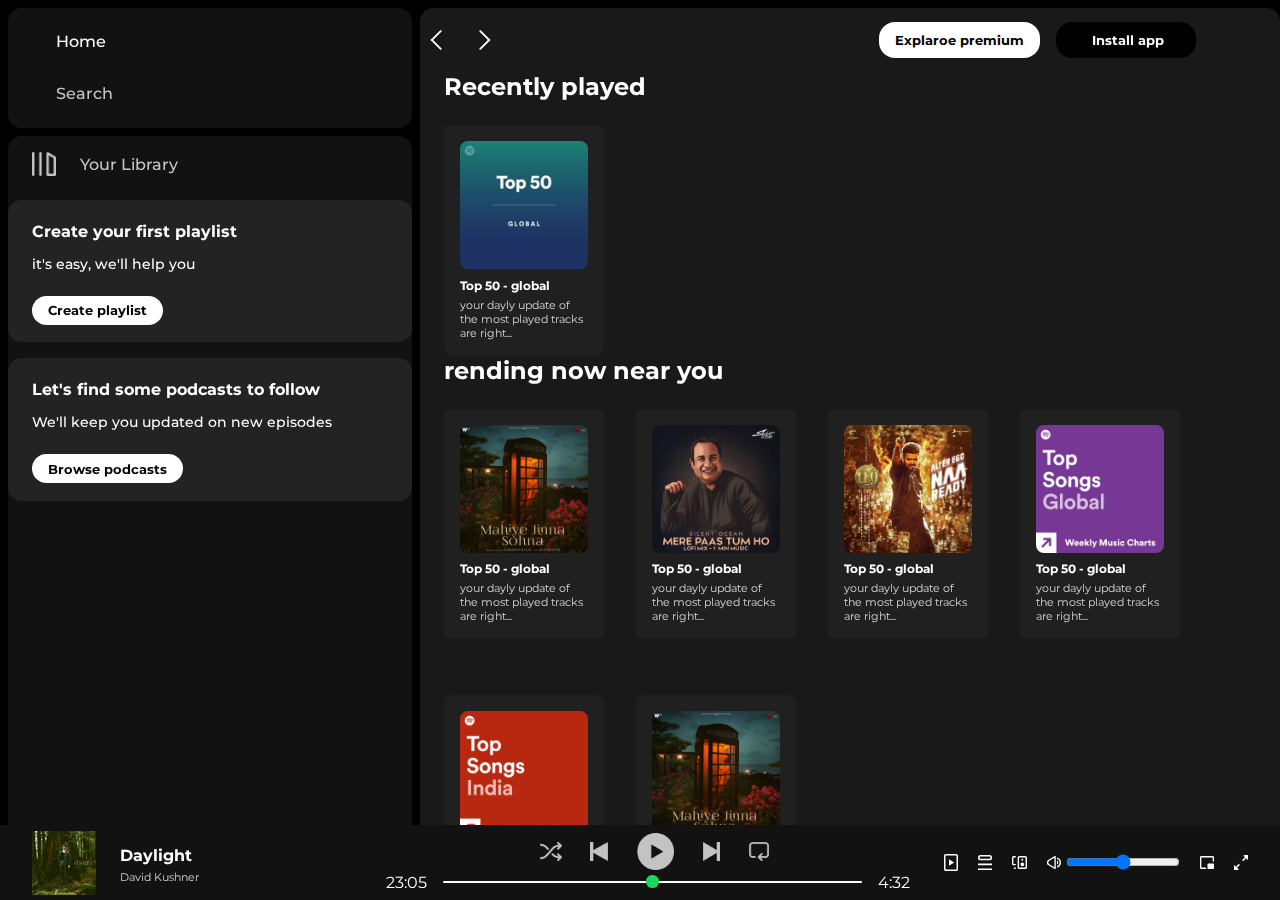
<file: apna college spotify project/index.html>
<!DOCTYPE html>
<html lang="en">

<head>
    <meta charset="UTF-8">
    <meta name="viewport" content="width=device-width, initial-scale=1.0">
    <title>Spotify</title>
    <link rel="icon" href="assets/logo.png">
    <link rel="stylesheet" href="style.css">
    <link rel="stylesheet" href="https://cdnjs.cloudflare.com/ajax/libs/font-awesome/6.5.1/css/all.min.css"
        integrity="sha512-DTOQO9RWCH3ppGqcWaEA1BIZOC6xxalwEsw9c2QQeAIftl+Vegovlnee1c9QX4TctnWMn13TZye+giMm8e2LwA=="
        crossorigin="anonymous" referrerpolicy="no-referrer" />
    <link rel="preconnect" href="https://fonts.googleapis.com">
    <link rel="preconnect" href="https://fonts.gstatic.com" crossorigin>
    <link href="https://fonts.googleapis.com/css2?family=Montserrat:ital,wght@0,100..900;1,100..900&display=swap"
        rel="stylesheet">

</head>

<body>
    <div class="main">
        <div class="slidebar">
            <!-- NAV MENU -->
            <div class="naveoptions">
                <div class="home navflex">
                    <i class="fa-solid fa-house"> </i>
                    <a href="">Home</a>
                </div>
                <div class="search opacity navflex">
                    <i class="fa-solid fa-magnifying-glass"></i>
                    <a href="">Search</a>
                </div>
            </div>
            <!-- LIBRARY -->
            <div class="slidebarlibrary">
                <div class="library ">
                    <div class=" icon opacity navflex">
                        <img src="assets/library_icon.png" alt="">
                        <a href="">Your Library</a>
                    </div>
                    <div class="arrows opacity">
                        <i class="fa-solid fa-plus"></i>
                        <i class="fa-solid fa-arrow-right"></i>
                    </div>
                </div>
                <!-- library boxes -->
                <div class="boxes">
                    <p class="p1">Create your first playlist</p>
                    <p class="p2">it's easy, we'll help you</p>
                    <button class="btn">
                        <a href=""> Create playlist</a>
                    </button>
                </div>
                <div class="boxes">
                    <p class="p1">Let's find some podcasts to follow</p>
                    <p class="p2">We'll keep you updated on new episodes</p>
                    <button class="btn">
                        <a href=""> Browse podcasts</a>
                    </button>
                </div>
            </div>

        </div>
        <!-- CONTENT MAIN -->
        <div class="content">
            <div class="header">
                <div class="headerarrows">
                    <img src="assets/backward_icon.png" alt="">
                    <img src="assets/forward_icon.png" alt="">
                </div>
                <div class="headerbtn">
                    <button class="btn mar"><a href="">Explaroe premium</a></button>
                    <button class="btn mar"><i class="fa-regular fa-circle-down" style="padding-left: 0.25rem;"></i><a
                            href="">Install app</a></button>
                    <i class="fa-solid fa-user mar"></i>
                </div>
            </div>
            <!-- content cards -->

            <div class="card-container">
                <div class="cardbox">
                    <h2>Recently played</h2>
                    <div class="cards">

                        <div class="card">
                            <img src="assets/card1img.jpeg" alt="">
                            <p style="font-weight: 700;font-size: 0.75rem;padding-top: 0.3rem;">Top 50 - global</p>
                            <p style="opacity: 0.80; font-size: 0.7rem;padding-top: 0.3rem;">your dayly update of the
                                most
                                played tracks are right...</p>

                        </div>

                    </div>
                </div>
                <h2>rending now near you</h2>
                <div class="cards">

                    <div class="card">
                        <img src="assets/card2img.jpeg" alt="">
                        <p style="font-weight: 700;font-size: 0.75rem;padding-top: 0.3rem;">Top 50 - global</p>
                        <p style="opacity: 0.80; font-size: 0.7rem;padding-top: 0.3rem;">your dayly update of the most
                            played tracks are right...</p>

                    </div>
                    <div class="card">
                        <img src="assets/card3img.jpeg" alt="">
                        <p style="font-weight: 700;font-size: 0.75rem;padding-top: 0.3rem;">Top 50 - global</p>
                        <p style="opacity: 0.80; font-size: 0.7rem;padding-top: 0.3rem;">your dayly update of the most
                            played tracks are right...</p>

                    </div>
                    <div class="card">
                        <img src="assets/card4img.jpeg" alt="">
                        <p style="font-weight: 700;font-size: 0.75rem;padding-top: 0.3rem;">Top 50 - global</p>
                        <p style="opacity: 0.80; font-size: 0.7rem;padding-top: 0.3rem;">your dayly update of the most
                            played tracks are right...</p>
                    </div>
                    <div class="card">
                        <img src="assets/card5img.jpeg" alt="">
                        <p style="font-weight: 700;font-size: 0.75rem;padding-top: 0.3rem;">Top 50 - global</p>
                        <p style="opacity: 0.80; font-size: 0.7rem;padding-top: 0.3rem;">your dayly update of the most
                            played tracks are right...</p>
                    </div>
                    <div class="card">
                        <img src="assets/card6img.jpeg" alt="">
                        <p style="font-weight: 700;font-size: 0.75rem;padding-top: 0.3rem;">Top 50 - global</p>
                        <p style="opacity: 0.80; font-size: 0.7rem;padding-top: 0.3rem;">your dayly update of the most
                            played tracks are right...</p>
                    </div>
                    <div class="card">
                        <img src="assets/card2img.jpeg" alt="">
                        <p style="font-weight: 700;font-size: 0.75rem;padding-top: 0.3rem;">Top 50 - global</p>
                        <p style="opacity: 0.80; font-size: 0.7rem;padding-top: 0.3rem;">your dayly update of the most
                            played tracks are right...</p>
                    </div>
                </div>
                   
                    <div class="cardbox">
                        <h2>Featured charts</h2>
                        <div class="cards">
    
                            <div class="card">
                                <img src="assets/card3img.jpeg" alt="">
                                <p style="font-weight: 700;font-size: 0.75rem;padding-top: 0.3rem;">Top 50 - global</p>
                                <p style="opacity: 0.80; font-size: 0.7rem;padding-top: 0.3rem;">your dayly update of the
                                    most
                                    played tracks are right...</p>
    
                            </div>
    
                            <div class="card">
                                <img src="assets/card2img.jpeg" alt="">
                                <p style="font-weight: 700;font-size: 0.75rem;padding-top: 0.3rem;">Top 50 - global</p>
                                <p style="opacity: 0.80; font-size: 0.7rem;padding-top: 0.3rem;">your dayly update of the
                                    most
                                    played tracks are right...</p>
    
                            </div>

                            <div class="card">
                                <img src="assets/card6img.jpeg" alt="">
                                <p style="font-weight: 700;font-size: 0.75rem;padding-top: 0.3rem;">Top 50 - global</p>
                                <p style="opacity: 0.80; font-size: 0.7rem;padding-top: 0.3rem;">your dayly update of the
                                    most
                                    played tracks are right...</p>
    
                            </div>

                            <div class="card">
                                <img src="assets/card5img.jpeg" alt="">
                                <p style="font-weight: 700;font-size: 0.75rem;padding-top: 0.3rem;">Top 50 - global</p>
                                <p style="opacity: 0.80; font-size: 0.7rem;padding-top: 0.3rem;">your dayly update of the
                                    most
                                    played tracks are right...</p>
    
                            </div>

                            <div class="card">
                                <img src="assets/card3img.jpeg" alt="">
                                <p style="font-weight: 700;font-size: 0.75rem;padding-top: 0.3rem;">Top 50 - global</p>
                                <p style="opacity: 0.80; font-size: 0.7rem;padding-top: 0.3rem;">your dayly update of the
                                    most
                                    played tracks are right...</p>
    
                            </div>

                            <div class="card">
                                <img src="assets/card2img.jpeg" alt="">
                                <p style="font-weight: 700;font-size: 0.75rem;padding-top: 0.3rem;">Top 50 - global</p>
                                <p style="opacity: 0.80; font-size: 0.7rem;padding-top: 0.3rem;">your dayly update of the
                                    most
                                    played tracks are right...</p>
    
                            </div>

                            <div class="card">
                                <img src="assets/card6img.jpeg" alt="">
                                <p style="font-weight: 700;font-size: 0.75rem;padding-top: 0.3rem;">Top 50 - global</p>
                                <p style="opacity: 0.80; font-size: 0.7rem;padding-top: 0.3rem;">your dayly update of the
                                    most
                                    played tracks are right...</p>
    
                            </div>

                            <div class="card">
                                <img src="assets/card5img.jpeg" alt="">
                                <p style="font-weight: 700;font-size: 0.75rem;padding-top: 0.3rem;">Top 50 - global</p>
                                <p style="opacity: 0.80; font-size: 0.7rem;padding-top: 0.3rem;">your dayly update of the
                                    most
                                    played tracks are right...</p>
    
                            </div>

                            <div class="card">
                                <img src="assets/card2img.jpeg" alt="">
                                <p style="font-weight: 700;font-size: 0.75rem;padding-top: 0.3rem;">Top 50 - global</p>
                                <p style="opacity: 0.80; font-size: 0.7rem;padding-top: 0.3rem;">your dayly update of the
                                    most
                                    played tracks are right...</p>
    
                            </div>

                            <div class="card">
                                <img src="assets/card3img.jpeg" alt="">
                                <p style="font-weight: 700;font-size: 0.75rem;padding-top: 0.3rem;">Top 50 - global</p>
                                <p style="opacity: 0.80; font-size: 0.7rem;padding-top: 0.3rem;">your dayly update of the
                                    most
                                    played tracks are right...</p>
    
                            </div>
                        </div>
                    </div>
                </div>
                <!-- foooter -->
                <div class="footer">
                    <div class="line"></div>
                </div>

            </div>
            <div class="playmenu" >
                <div class="left">
                    <img src="assets/album_picture.jpeg" alt="">
                    <div class="lefttext">
                        <p>Daylight</p>
                        <p>David Kushner</p>
                    </div>
                    <div class="lefticons">
                        <i class="fa-regular fa-heart"></i>
                        <i class="fa-solid fa-barcode"></i>
                        
                    </div>
                </div>
                <div class="play" >
                    <div class="playicons opacity">
                   <img src="assets/player_icon1.png" alt="">
                   <img src="assets/player_icon2.png" alt="">
                   <img src="assets/player_icon3.png" alt="" style="height: 2.3rem;">
                   <img src="assets/player_icon4.png" alt="">
                   <img src="assets/player_icon5.png" alt="">
                </div>
                
                <div class="playvolume" >
                     <span>23:05</span>
                     <input type="range" min="0" max="100" class="progressbar">
                     <span>4:32</span>
                </div>
            </div>
                <div class="right">
                    <div class="righticons">
                        <img src="assets/playing.svg" alt="">
                        <img src="assets/queue.svg" alt="">
                        <img src="assets/device.svg" alt="">
                      <div class="range">
                        <img src="assets/volume.svg" alt="">
                        <input type="range">
                      </div>
                      <img src="assets/miniplayer.svg" alt="">
                      <img src="assets/fullscreen.svg" alt="">




                    </div>
                </div>
            </div>
        </div>
</body>

</html>
</file>
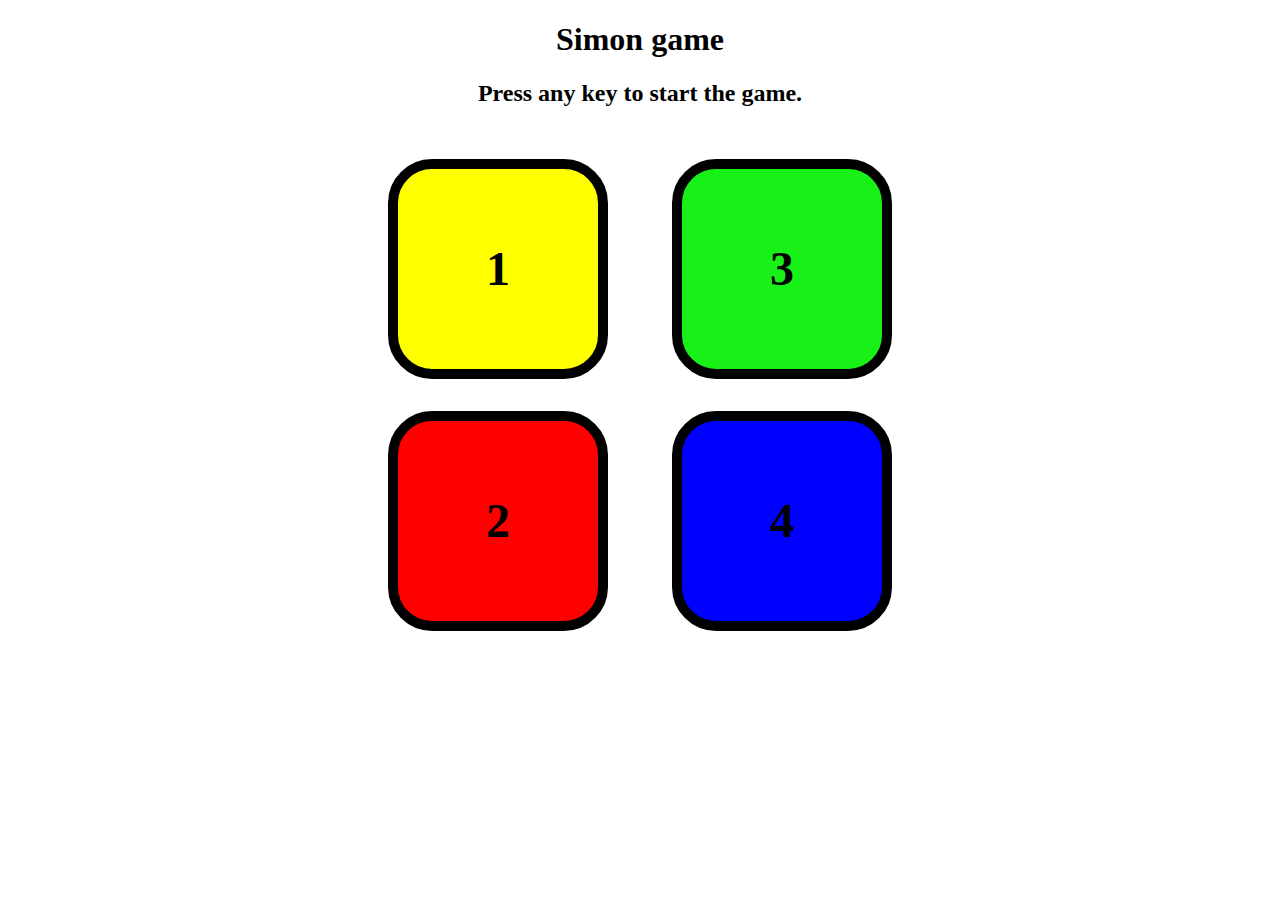
<file: js simon says game/index.html>
<!DOCTYPE html>
<html lang="en">

<head>
    <meta charset="UTF-8">
    <meta name="viewport" content="width=device-width, initial-scale=1.0">
    <title>Simon says</title>
    <link rel="stylesheet" href="style.css">
</head>

<body>
    <h1>Simon game</h1>
    <h2>Press any key to start the game.</h2>
    <div class="game ">
        <div class="nex1">
            <div class="yellow btn" id="yellow">1</div>
            <div class="red btn" id="red">2</div>
        </div>

        <div class="next2 ">
            <div class="green btn" id="green">3</div>
            <div class="blue btn" id="blue">4</div>
        </div>

    </div>






    <script src="app.js"></script>
</body>

</html>
</file>
<file: apna college spotify project/style.css>
* {
  margin: 0%;
  padding: 0%;
  box-sizing: border-box;
  font-family: "Montserrat", sans-serif;
  overflow: hidden;
  color: white;
}

/* .main work */
.main {
  height: 100vh;
  width: 100vw;
  display: flex;
  background-color: #000;
}

/* slidebar work */
.slidebar {
  width: 420px;
  padding: 0.5rem 0.5rem;
}
.naveoptions {
  height: 120px;
  display: flex;
  flex-direction: column;
  line-height: 3rem;
  padding: 1rem 1.5rem;
  font-weight: 700;
  background-color: #121212;
  border-radius: 0.85rem;
  justify-content: center;
}

.naveoptions a {
  text-decoration: none;
  margin-left: 1.5rem;
  font-size: 1rem;
  font-weight: 500;
}
.naveoptions i {
  font-size: 1.5rem;
}
.navflex {
  display: flex;
  align-items: center;
}

.opacity{
  opacity: 0.75;
  margin-top: 1rem;

}
.opacity:hover {
  opacity: 1;
}

/* SALIDEBAR LIBRARY */
.slidebarlibrary{
    background-color: #121212;
    padding: 0.5rem 0rem;
    border-radius: 0.85rem;
    margin-top: 0.5rem;
    height: 100%;
}


.library{
display: flex;
justify-content: space-between;
padding: 0rem 1.5rem;
padding-bottom: 1rem;
height: 2.5rem;
align-items: center;

}
.library img{
    height: 1.5rem;
}

.library a{
    text-decoration: none;
    margin-left: 1.5rem;
    font-size: 1rem;
    font-weight: 500;
}
.library img{
    font-size: 1.25rem;
}

.arrows{
    display: flex;
    gap: 1rem;
    align-items: center;
}
.arrows i{
    font-size: 1.25rem;
}

.boxes{
    background-color: #232323;
    border-radius: 0.85rem;
    padding: 1rem 1.5rem;
    margin-top: 1rem;
    line-height: 2rem;
}
.boxes .p1{
    font-weight: 700 ;
}
.boxes .p2{
    font-weight: 500 ;
    font-size: 0.85rem;
}
.btn {
   padding: 0.40rem 1rem;
    border: none;
    border-radius: 1rem;
    background-color: white;
    margin-top: 1rem;
}
.btn a{
    color: #000;
    text-decoration: none;
    font-weight: 700;
}



/* content work */
.content {
  flex: 1;
  padding: 0rem 1.5rem;
  border-radius: 0.85rem;
  background-color: #191919;
  margin-top: 8px;
overflow: scroll;

}

.header{
    height: 64px;
    width: 100%;
    display: flex;
    align-items: center;
    justify-content: space-between;
    position: sticky;
    top: 0%;
  
    transform: translateX(-20px);
    z-index: 999;
    backdrop-filter: blur(30px) grayscale(30%);

}
.headerarrows {
    display: flex;
    gap: 25px;
    justify-content: center;
    align-items: center;
}
.mar{
    margin-right: 1rem;
}
.headerbtn{
    display: flex;
    align-items: center;
    margin-right: 0.5rem;
}

 .header .headerbtn .btn{
   margin-top: 0%;
   padding: 0.60rem 1rem;
}
.headerbtn > button:nth-child(2) {
    padding: 0.50rem 1rem;
    background-color: #000000;  
  }
  .headerbtn > button:nth-child(2) a {
    padding: 0.50rem 1rem;
    color: white;
  }
/* content card */

/* .card-container{
    display: flex;
} */
.cards{
    display: flex;
    flex-wrap: wrap;
    gap: 2rem;
}
 .card{
    width: 10rem;
    background-color: #202020;
    padding: 1rem;
    margin-top: 1.5rem;
    cursor: pointer;
    border-radius: 0.5rem;
}
.card:hover{
   
    background-color: #242424;
   
}
.card img{
width: 100%;
border-radius: 0.5rem;
}
/* footer */
.footer{
    height: 30rem;
    display: flex;
    justify-content: center;
    align-items: center;
}
.line{
    width: 70%;
    border: 1px solid #242424;
}



/* playmenu work */
.playmenu {
  position: fixed;
  bottom: 0%;
  height: 75px;
  width: 100%;
  display: flex;
  align-items: center;
  background-color: #121212;
  padding: 0 2rem;
}
.left{
    width: 25%;
    background-color: transparent;
    display: flex;
    align-items: center;
   
}
.left > * {
   margin-right: 1.5rem;
  }
 .lefttext > p:nth-child(1){
    font-weight: 700;
    font-size: rem;
    padding-top: 0.3rem;
}
.lefttext > p:nth-child(2){
    opacity: 0.80;
     font-size: 0.7rem;
     padding-top: 0.3rem;
}
.lefticons{
    display: flex;
    align-items: center;
    justify-content: center;
    gap: 0.7rem;
}


.play{
    width: 50%;
    background-color: transparent;
}
.playicons{
    display: flex;
    align-items: center;
    justify-content: center;
    cursor: pointer;
    margin-top: 0.2rem;
}
.playicons img{
    margin-left: 1.8rem;
    height: 1.2rem;
}
.playvolume{
    display: flex;
    justify-content: center;
    padding: 0.2rem 0.3rem;
}
.playvolume > *{
    margin-left: 1rem;

}
.progressbar{
    appearance: none;
    width: 70%;
    background-color: transparent;
    cursor: pointer;
}
.progressbar::-webkit-slider-thumb {
    appearance: none;
    background-color: #1bd760;
    margin-top: -6px;
    border-radius: 50%;
    height: 0.8rem;
    width: 0.8rem;
    z-index: 10;

  }

.progressbar::-webkit-slider-runnable-track{
    height: 2px;
     border-radius: 100px;
     background-color: white;
   
    
}




.right{
    width: 25%;
  background-color: transparent;
}

.righticons {
    display: flex;
    gap: 20px;
    justify-content: end;
    align-items: center;
    
}
.righticons img {
        width: 16px;
        
        cursor: pointer;
    }
    .range{
        display: flex;
        align-items: center;
        gap: 5px;
    }
</file>
<file: js simon says game/style.css>
body{
    text-align: center;
}

.game{
    display: flex;
    justify-content: center;
    align-items: center;

}

.btn{
height: 200px;
width: 200px;
border: 10px solid black;
margin: 2rem 2rem;
border-radius: 20%;

display: flex;
display: flex;
justify-content: center;
align-items: center;
font-size: 3rem;
font-weight: bold;

}

.yellow{
    background-color: yellow;
}
.red{
    background-color: red;
}
.green{
    background-color: rgb(24, 241, 24);
}
.blue{
    background-color: blue;
}
.flash{
    background-color: white;
}
.userFlash{
    background-color: rgba(0, 255, 221, 0.71);
}
</file>
